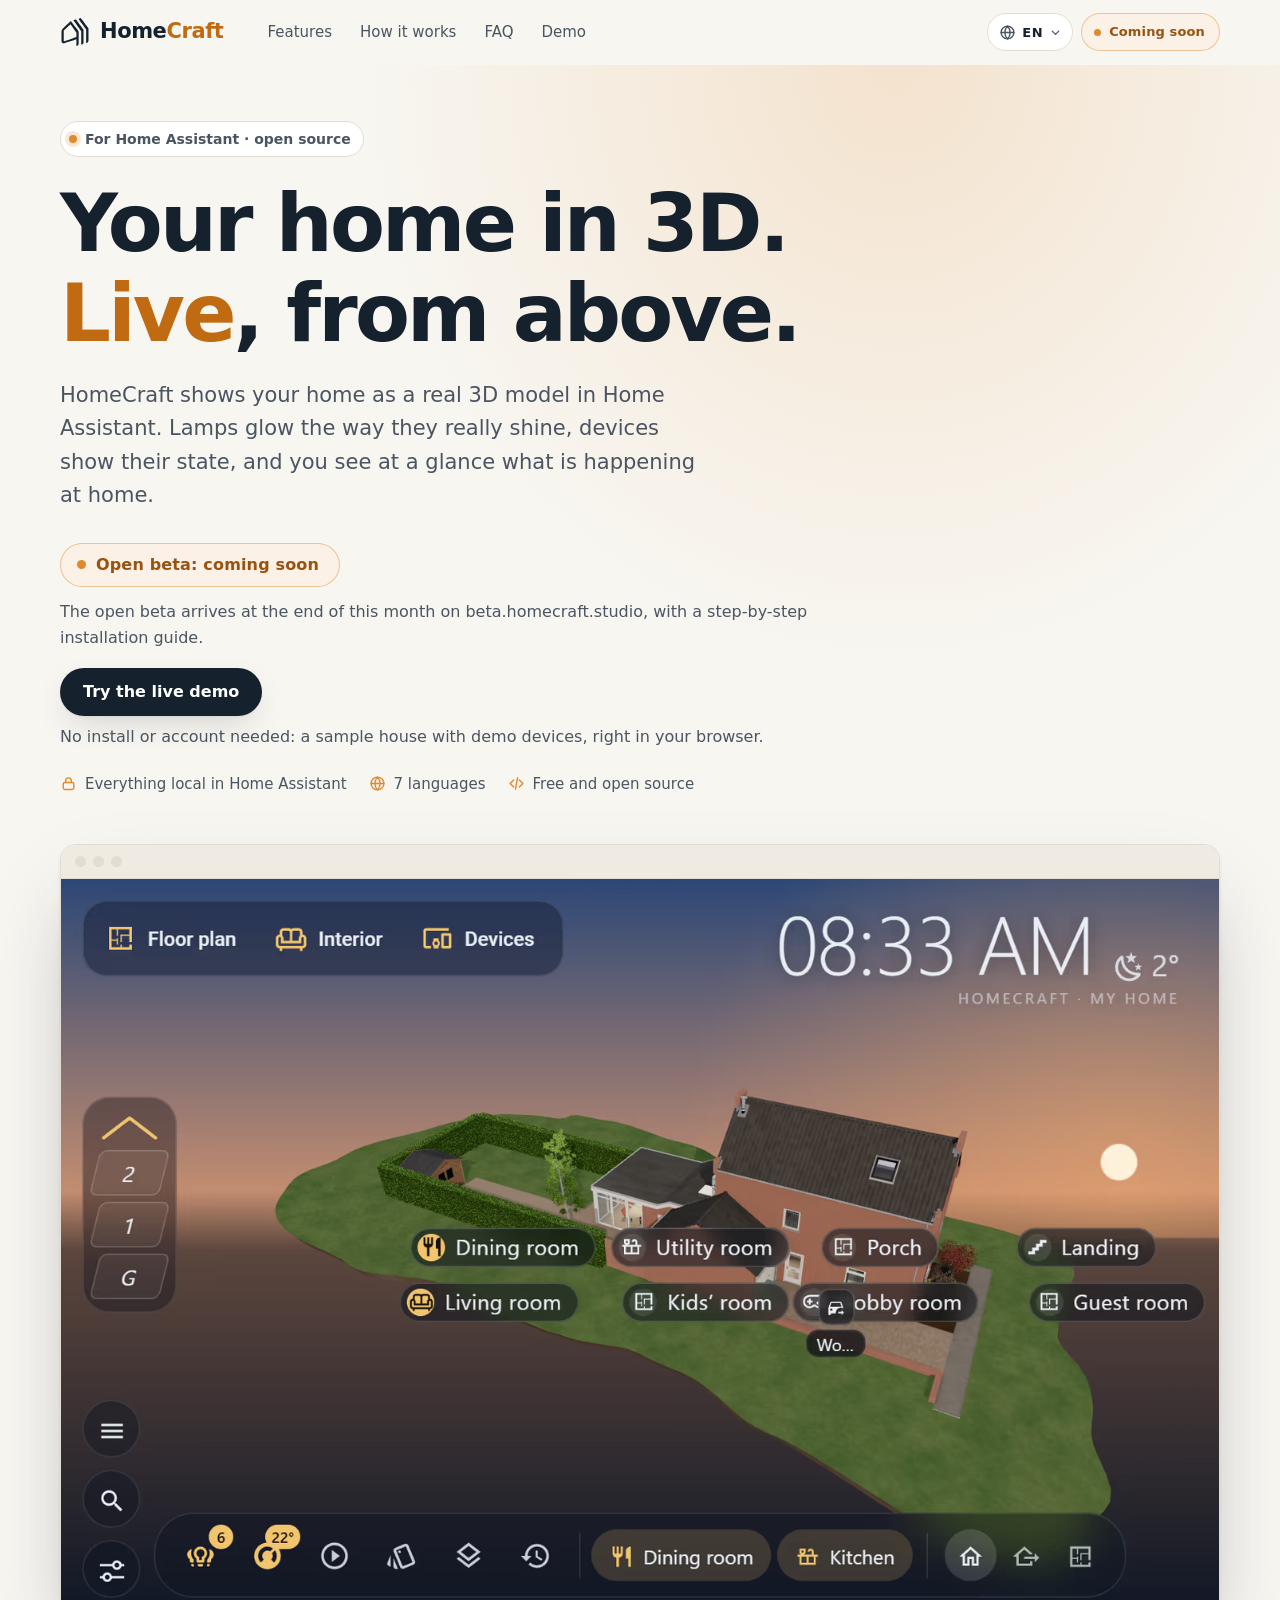
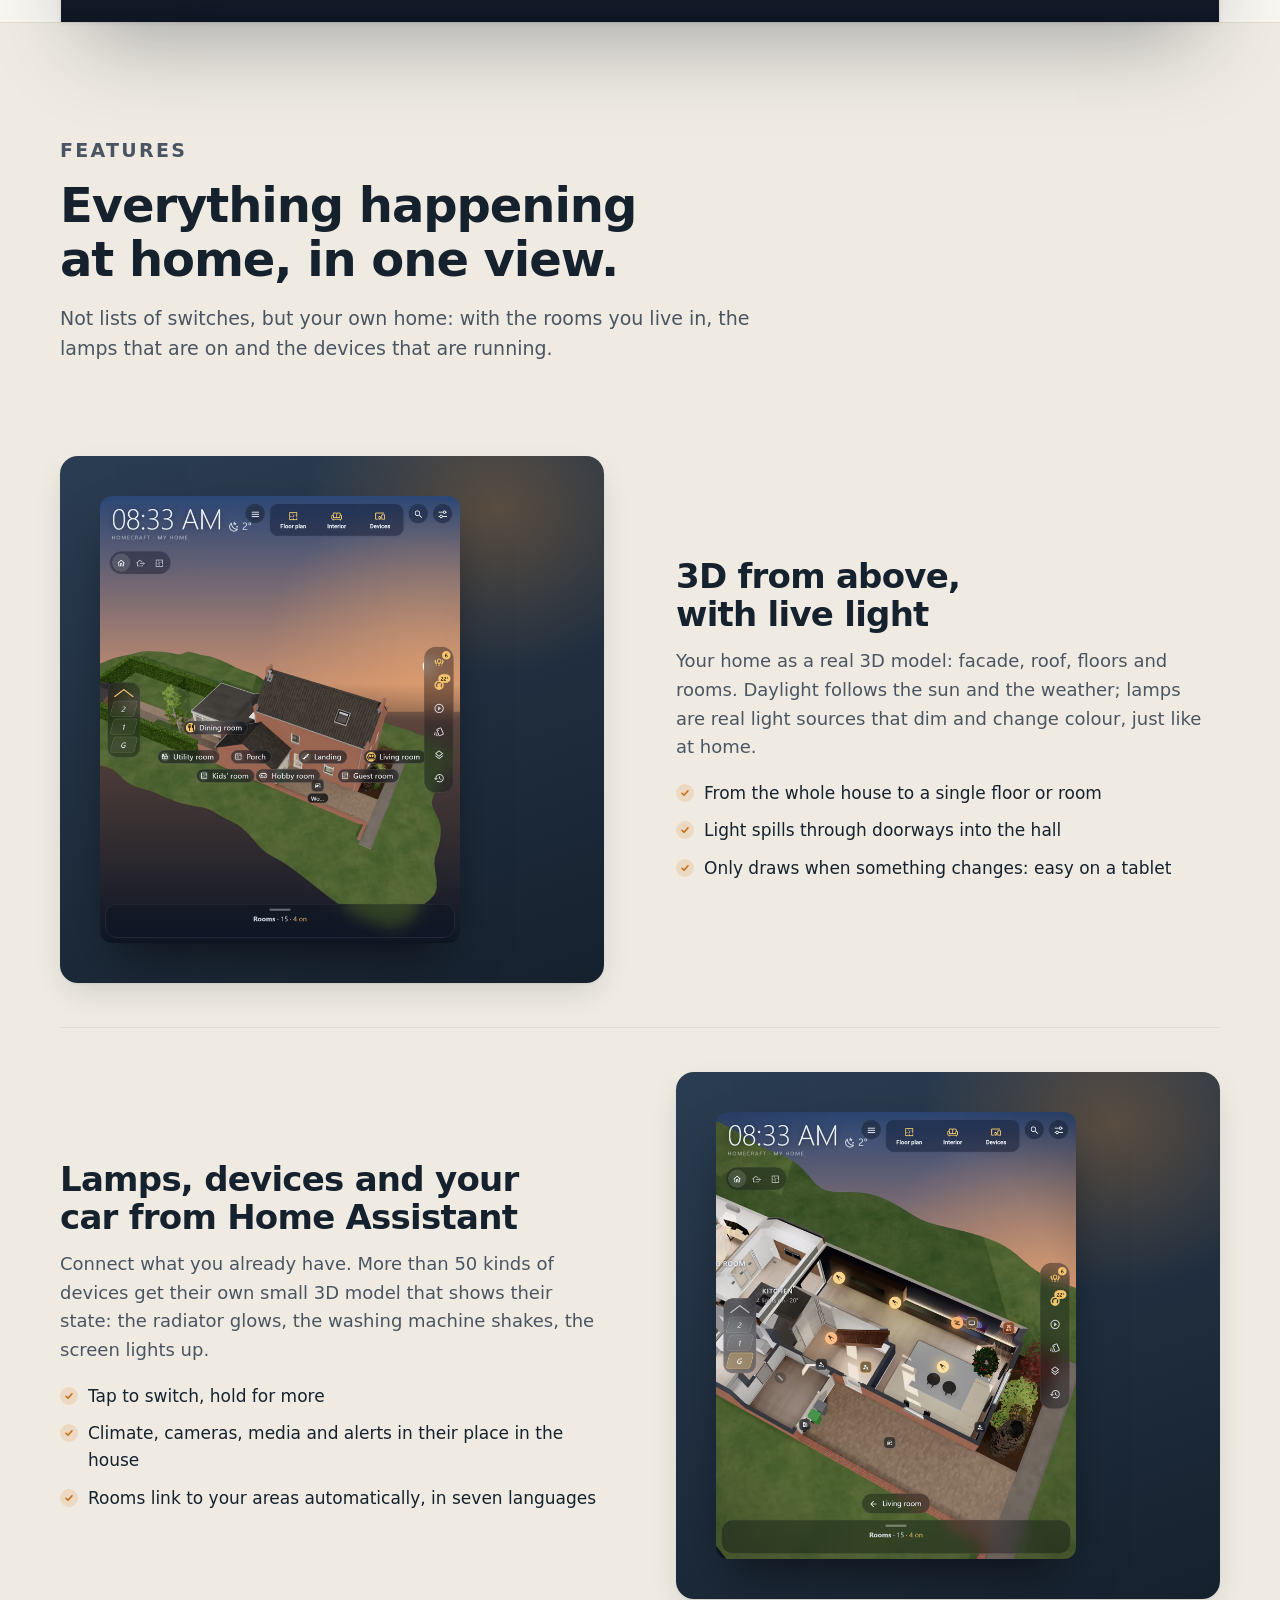
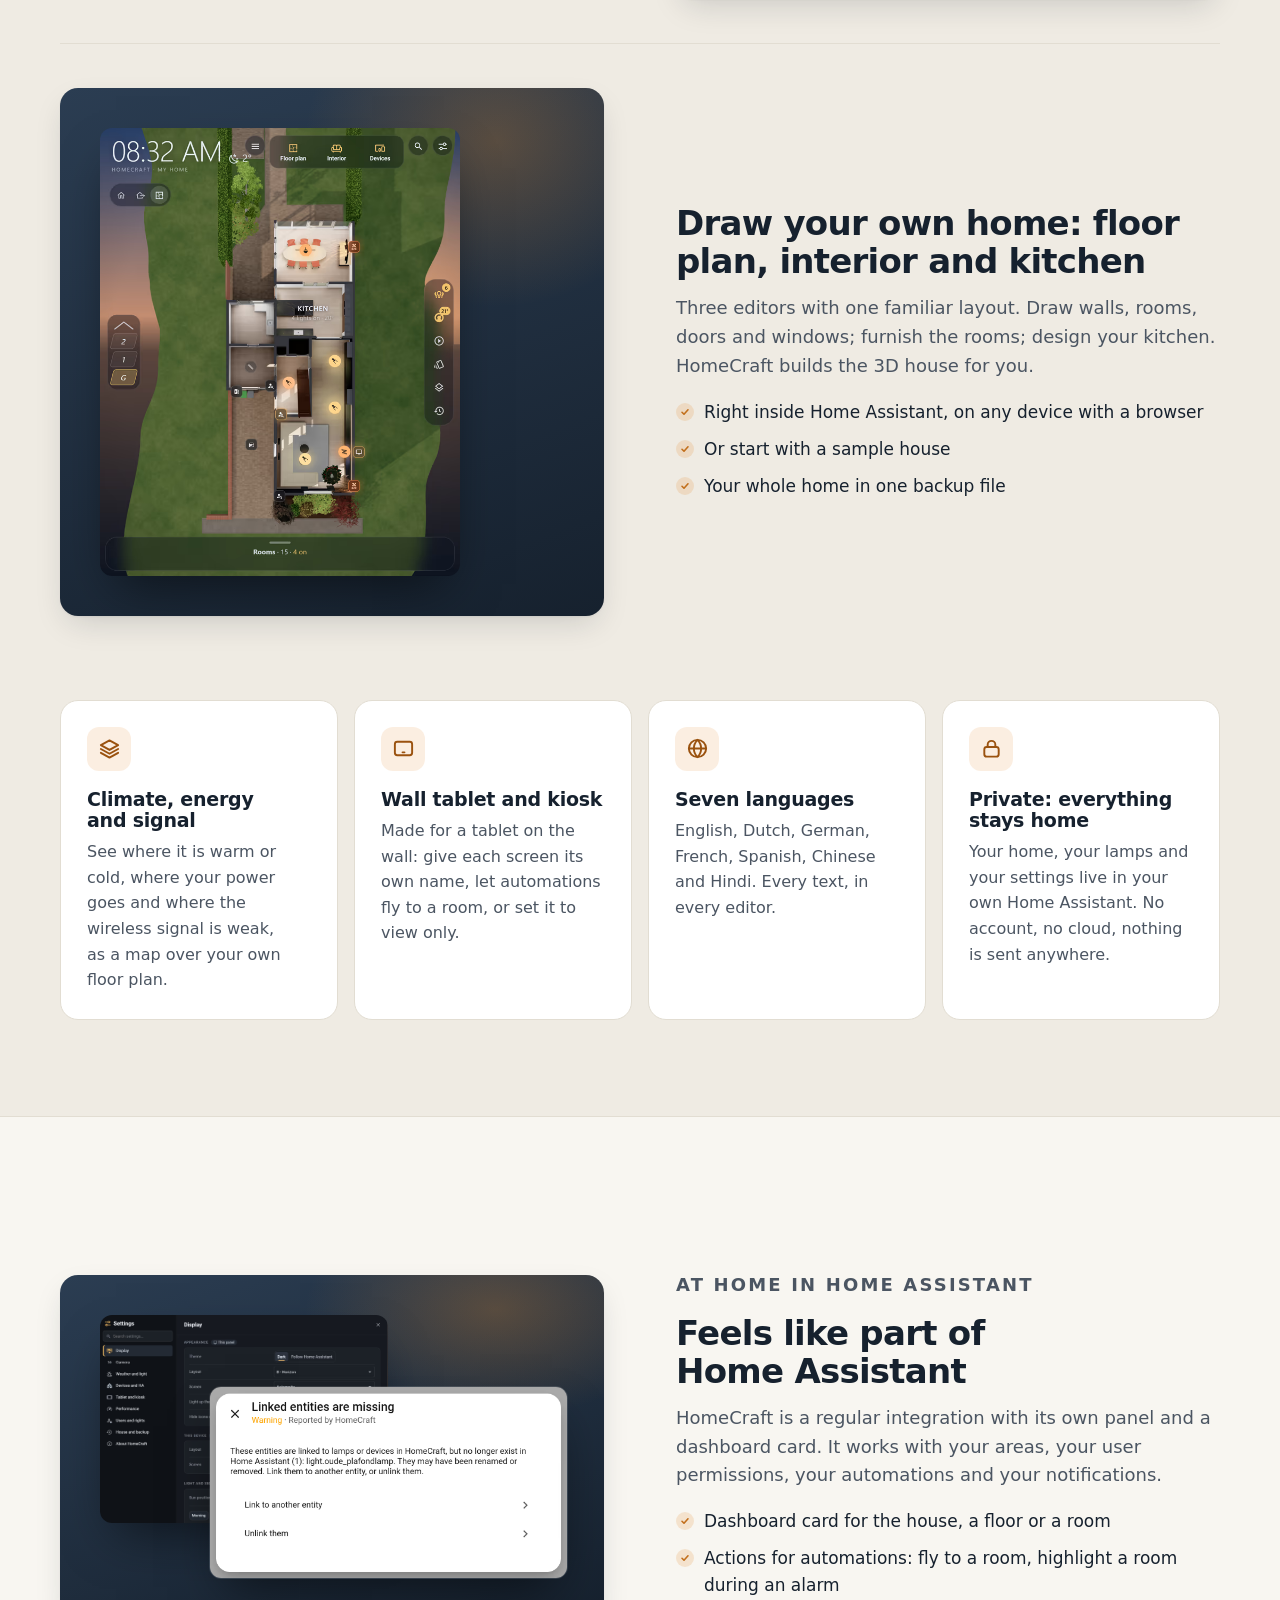
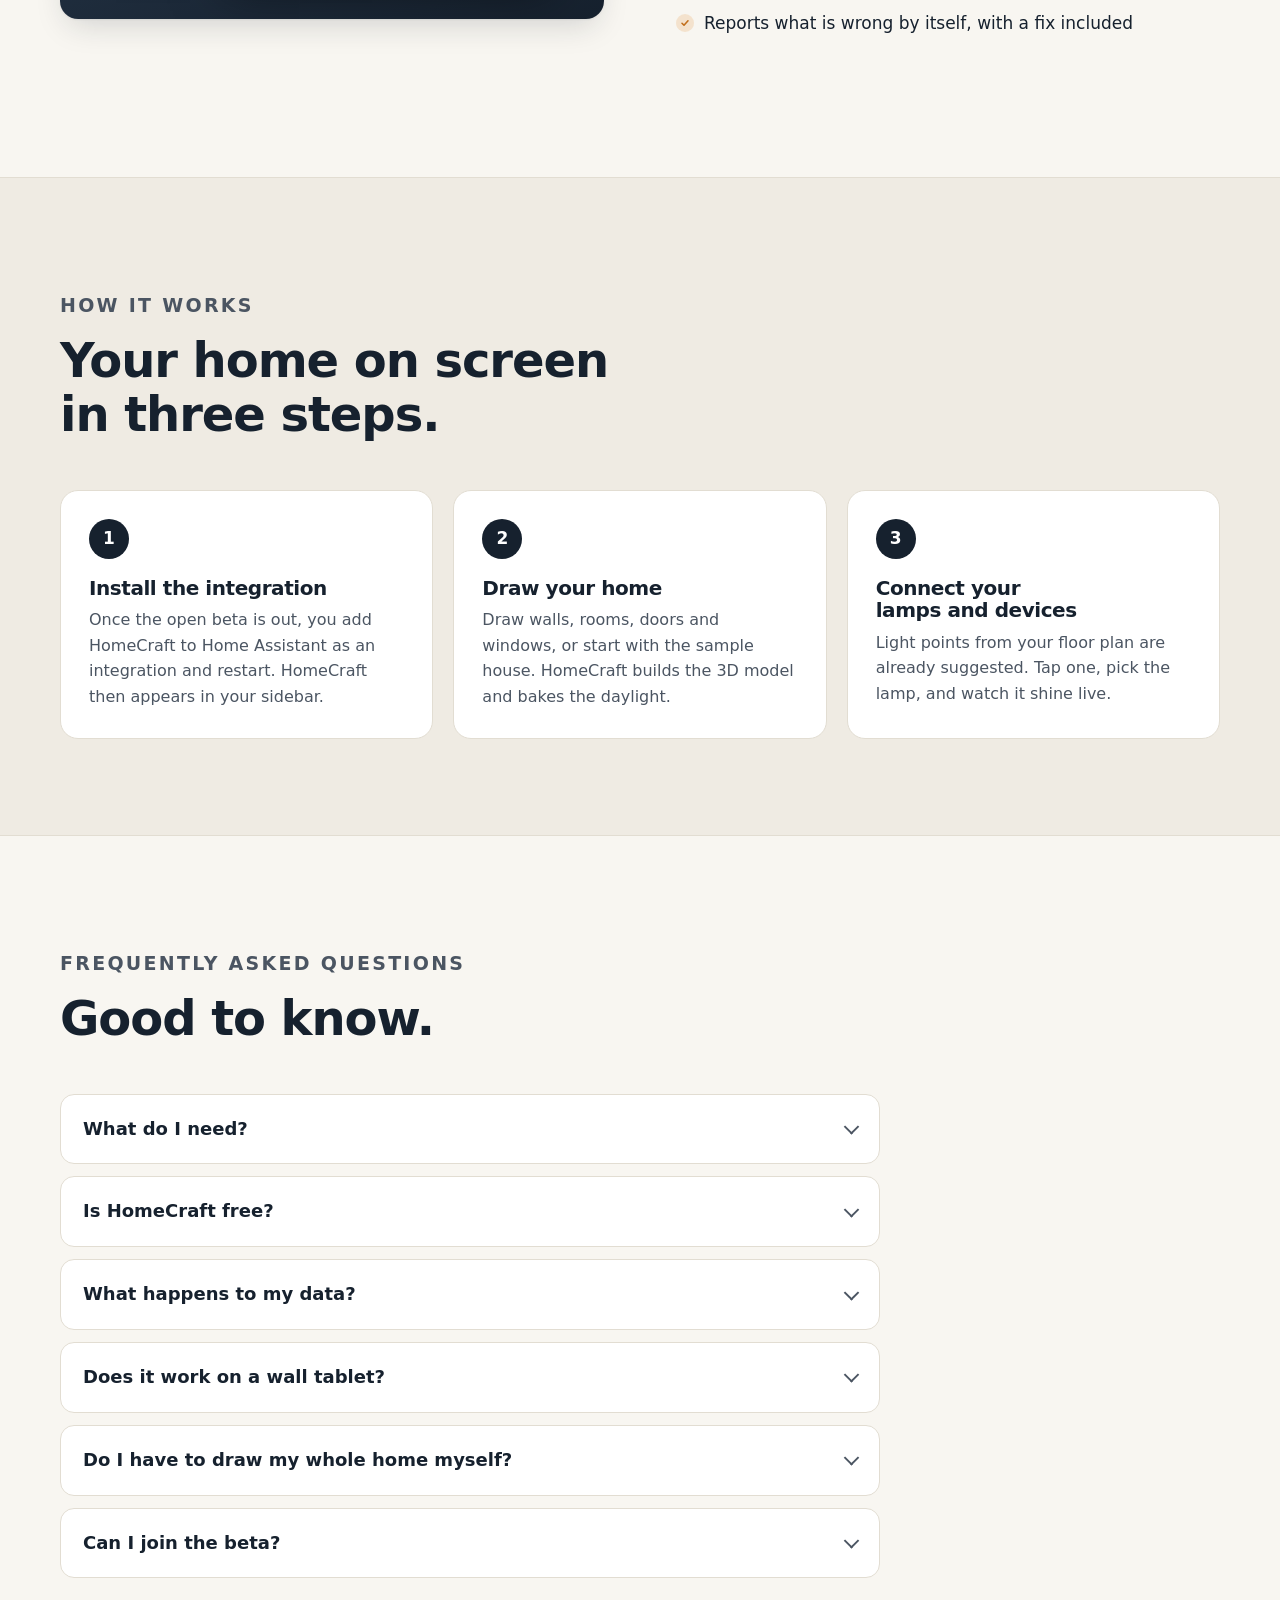
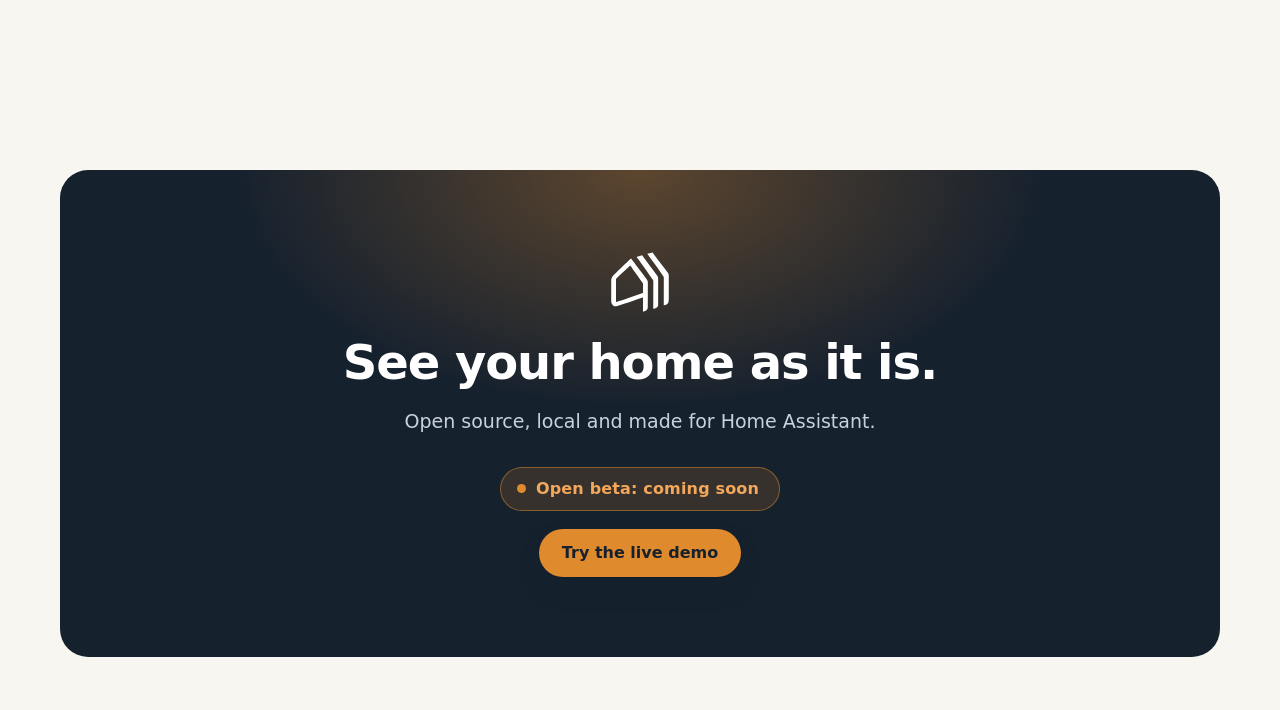
<file: index.html>
<!doctype html>
<html lang="en">
<head>
<meta charset="utf-8">
<meta name="viewport" content="width=device-width, initial-scale=1">
<title data-i18n="meta.titel">HomeCraft — your home in 3D, live in Home Assistant</title>
<meta name="description" data-i18n-content="meta.omschrijving" content="HomeCraft shows your home as a real 3D model from above in Home Assistant, with live lamp light, devices and editors for floor plan, interior and kitchen. Open source and fully local.">
<meta name="theme-color" content="#f8f6f1" media="(prefers-color-scheme: light)">
<meta name="theme-color" content="#0d141c" media="(prefers-color-scheme: dark)">
<link rel="canonical" href="https://homecraft.studio/">
<link rel="alternate" hreflang="en" href="https://homecraft.studio/?lang=en">
<link rel="alternate" hreflang="nl" href="https://homecraft.studio/?lang=nl">
<link rel="alternate" hreflang="de" href="https://homecraft.studio/?lang=de">
<link rel="alternate" hreflang="fr" href="https://homecraft.studio/?lang=fr">
<link rel="alternate" hreflang="es" href="https://homecraft.studio/?lang=es">
<link rel="alternate" hreflang="zh-Hans" href="https://homecraft.studio/?lang=zh">
<link rel="alternate" hreflang="hi" href="https://homecraft.studio/?lang=hi">
<link rel="alternate" hreflang="x-default" href="https://homecraft.studio/">
<link rel="icon" href="/favicon.svg" type="image/svg+xml">
<link rel="icon" href="/favicon-32.png" type="image/png" sizes="32x32">
<link rel="apple-touch-icon" href="/apple-touch-icon.png">
<meta property="og:type" content="website">
<meta property="og:site_name" content="HomeCraft">
<meta property="og:url" content="https://homecraft.studio/">
<meta property="og:title" data-i18n-content="og.titel" content="HomeCraft — your home in 3D, live in Home Assistant">
<meta property="og:description" data-i18n-content="og.omschrijving" content="Your home as a real 3D model from above, with live lamp light and all your devices. Open source and fully local.">
<meta property="og:image" content="https://homecraft.studio/img/en/og.jpg">
<meta property="og:image:width" content="1200">
<meta property="og:image:height" content="630">
<meta property="og:image:alt" data-i18n-content="og.alt" content="HomeCraft: a real house in 3D in Home Assistant">
<meta property="og:locale" content="en_US">
<meta property="og:locale:alternate" content="nl_NL">
<meta property="og:locale:alternate" content="de_DE">
<meta property="og:locale:alternate" content="fr_FR">
<meta property="og:locale:alternate" content="es_ES">
<meta property="og:locale:alternate" content="zh_CN">
<meta property="og:locale:alternate" content="hi_IN">
<meta name="twitter:card" content="summary_large_image">
<meta name="twitter:title" data-i18n-content="og.titel" content="HomeCraft — your home in 3D, live in Home Assistant">
<meta name="twitter:description" data-i18n-content="og.omschrijving" content="Your home as a real 3D model from above, with live lamp light and all your devices. Open source and fully local.">
<meta name="twitter:image" content="https://homecraft.studio/img/en/og.jpg">
<link rel="preload" as="image" href="/img/en/dashboard.avif" type="image/avif" media="(min-width: 641px)" fetchpriority="high">
<link rel="preload" as="image" href="/img/en/dashboard-smal.avif" type="image/avif" media="(max-width: 640px)" fetchpriority="high">
<link rel="stylesheet" href="/style.css">
<script>/* Vroege taalkeuze (zie i18n.js): ?lang=xx, de eerder gekozen taal of de browsertaal; laadt de vertaling al tijdens het opbouwen. */
(function(d){var h=d.documentElement,t=null;h.classList.add('js');try{t=new URLSearchParams(location.search).get('lang')}catch(e){}if(!t){try{t=localStorage.getItem('hc-taal')}catch(e){}}if(!t){try{var L=navigator.languages&&navigator.languages.length?navigator.languages:[navigator.language];for(var i=0;i<L.length;i++){var c=String(L[i]||'').toLowerCase().slice(0,2);if(/^(en|nl|de|fr|es|zh|hi)$/.test(c)){t=c;break}}}catch(e){}}t=String(t||'').toLowerCase().slice(0,2);if(/^(nl|de|fr|es|zh|hi)$/.test(t)){h.lang=t==='zh'?'zh-Hans':t;h.classList.add('hc-vertaal');var s=d.createElement('script');s.src='/i18n/'+t+'.js';s.id='hc-taal-'+t;d.head.appendChild(s);setTimeout(function(){h.classList.remove('hc-vertaal')},3000)}})(document);</script>
</head>
<body>
<svg width="0" height="0" style="position:absolute" aria-hidden="true">
  <symbol id="i-logo" viewBox="153.4 135.3 744.1 744.1"><path fill="currentColor" d="M421.4,234.9c3.7,4.9,7.2,9.5,10.8,14.1c23.9,31.6,47.8,63.2,71.7,94.7c13.8,18.2,27.7,36.4,41.5,54.6 c19.9,26.2,39.6,52.5,59.6,78.7c7.8,10.2,11.8,21.3,11.7,34.3c-0.3,55.2-0.2,110.4-0.3,165.6c-0.1,41.6-0.2,83.1-0.4,124.7 c0,9.8-2.1,18.9-8.1,26.9c-4.4,5.9-9.9,10.2-16.4,13.3c-6.5,3.1-13.2,5.6-19.9,8.3c-1.9,0.7-3.9,1.1-5.9,1.5 c-4.3,0.7-5.8-0.6-5.8-4.9c0-20.8,0-41.7,0.1-62.5c0.1-31.4,0.2-62.9,0.3-94.3c0-1,0-1.9,0-3.3c-1.3,0.4-2.3,0.6-3.2,1 c-41.9,14.5-83.8,29.1-125.8,43.4c-27.2,9.2-54.5,18-81.8,26.9c-29.1,9.5-58.3,18.9-87.4,28.5c-16,5.3-31.3,4.8-45.8-4.2 c-15.2-9.4-23.5-23.3-25-41c-0.6-6.9-0.6-13.8-0.6-20.7c0-54.8,0.1-109.6,0.1-164.4c0-20.3,0.2-40.5-0.2-60.8 c-0.4-24.2,7.9-45.1,24-62.8c11.5-12.6,23.7-24.5,35.8-36.4c16.7-16.4,33.5-32.5,50.5-48.7c27.6-26.2,55.2-52.4,82.9-78.5 c11.1-10.5,22.5-20.6,33.8-30.9C418.9,237.1,420,236.2,421.4,234.9z M412.7,316.6c-1.3,1.1-2.3,2-3.3,2.9 c-27.4,25.3-54.8,50.6-82.2,75.8c-25.4,23.4-50.9,46.7-76.3,70.2c-1.8,1.7-2.9,4.3-3.7,6.7c-0.7,2.3-0.5,4.8-0.5,7.2 c-0.1,74.2-0.1,148.4-0.2,222.5c0,10.2-0.2,20.4-0.1,30.7c0.1,6,2.7,7.9,8.5,6.2c6.6-2,13.1-4.2,19.7-6.4 C302.8,723,331,713.6,359,704c44-15.1,87.8-30.4,131.7-45.8c22.4-7.8,44.7-15.9,67.1-23.8c1.7-0.6,2.7-1.3,2.7-3.4 c0.1-30.9,0.2-61.7,0.5-92.6c0.1-9.2-2.6-17.2-7.8-24.5C541,497,529,480,516.9,463c-14.4-20.2-28.7-40.5-43-60.7 c-13.1-18.5-26.3-36.9-39.5-55.4C427.3,336.9,420.1,326.9,412.7,316.6z M486.9,216c4.3-1.3,8.4-2.5,12.5-3.8c16.1-4.9,32.2-9.7,48.3-14.7c1.9-0.6,3-0.4,4.3,1.4c14.2,19.5,28.4,39,42.7,58.5 c18.5,25.1,37.1,50.1,55.7,75c16.6,22.2,33.2,44.4,49.8,66.6C709,411,717.8,423,726.6,435c6.5,9,9.9,19.1,9.9,30.3 c0,78.8,0,157.5,0,236.3c0,23.4-0.2,46.7,0.1,70.1c0.2,18.6-8.7,30.8-25.6,37.5c-8.4,3.3-17,6.3-25.5,9.2c-5,1.7-6.2,0.7-6.1-4.5 c0.3-98.5,0.6-197.1,0.9-295.6c0-6.3,0-12.7-0.1-19c-0.1-5.1-1.2-9.8-4.2-14.1c-19-27.5-37.8-55-56.9-82.4 c-19.4-27.8-39-55.4-58.6-83c-15.9-22.4-31.8-44.8-47.7-67.1c-8-11.2-16-22.3-24-33.5C488.3,218.2,487.7,217.3,486.9,216z M802.5,779.8c-0.3-2.5-0.7-4.7-0.7-6.9c0-59.6,0.1-119.2,0.2-178.8c0.1-45.3,0.2-90.5,0.3-135.8c0-5.7-1.1-11.3-4.3-16.2 c-6.5-9.8-13-19.6-19.8-29.2c-26.3-36.9-52.6-73.9-79.1-110.7c-22.9-31.7-46.1-63.3-69.1-94.9c-6.2-8.6-12.5-17.2-18.7-25.7 c-0.3-0.5-0.6-0.9-1.1-1.7c8.5-2.5,16.8-5,25.1-7.4c10.6-3.1,21.3-6.2,31.9-9.4c1.9-0.6,3-0.2,4.1,1.4c8.4,11.4,16.7,22.7,25.2,34 c28.8,38.1,57.7,76.2,86.5,114.3c22.2,29.4,44.4,58.7,66.5,88.1c7.2,9.6,10.7,20.4,10.7,32.4c0,66.8,0,133.6,0,200.4 c0,23.1,0.4,46.2-0.1,69.2c-0.2,11.1-1.4,22.4-3.3,33.4c-2.9,16.7-12.5,28.6-28.7,34.8c-6.9,2.6-13.9,5.1-20.9,7.5 C805.8,779.2,804.3,779.4,802.5,779.8z"/></symbol>
  <symbol id="i-code" viewBox="0 0 24 24" fill="none" stroke="currentColor" stroke-width="2" stroke-linecap="round" stroke-linejoin="round"><path d="M8 7l-5 5 5 5M16 7l5 5-5 5M13.5 4l-3 16"/></symbol>
  <symbol id="i-slot" viewBox="0 0 24 24" fill="none" stroke="currentColor" stroke-width="2" stroke-linecap="round" stroke-linejoin="round"><rect x="4.5" y="10.5" width="15" height="10" rx="2.5"/><path d="M8 10.5V8a4 4 0 0 1 8 0v2.5"/></symbol>
  <symbol id="i-pijl" viewBox="0 0 24 24" fill="none" stroke="currentColor" stroke-width="2" stroke-linecap="round" stroke-linejoin="round"><path d="M5 12h14M13 6l6 6-6 6"/></symbol>
  <symbol id="i-thuis" viewBox="0 0 24 24" fill="none" stroke="currentColor" stroke-width="2" stroke-linecap="round" stroke-linejoin="round"><path d="M3.5 11 12 4l8.5 7M6 9.5V20h12V9.5"/></symbol>
  <symbol id="i-talen" viewBox="0 0 24 24" fill="none" stroke="currentColor" stroke-width="2" stroke-linecap="round" stroke-linejoin="round"><circle cx="12" cy="12" r="9"/><path d="M3 12h18M12 3c2.5 2.6 3.8 5.6 3.8 9s-1.3 6.4-3.8 9c-2.5-2.6-3.8-5.6-3.8-9S9.5 5.6 12 3z"/></symbol>
  <symbol id="i-kaart" viewBox="0 0 24 24" fill="none" stroke="currentColor" stroke-width="2" stroke-linecap="round" stroke-linejoin="round"><path d="M12 3.5 3 8.5l9 5 9-5-9-5z"/><path d="M3 12.5l9 5 9-5M3 16.5l9 5 9-5"/></symbol>
  <symbol id="i-omlaag" viewBox="0 0 24 24" fill="none" stroke="currentColor" stroke-width="2.4" stroke-linecap="round" stroke-linejoin="round"><path d="M6 9.5l6 6 6-6"/></symbol>
  <symbol id="i-tablet" viewBox="0 0 24 24" fill="none" stroke="currentColor" stroke-width="2" stroke-linecap="round" stroke-linejoin="round"><rect x="3" y="5" width="18" height="14" rx="2.5"/><path d="M11 16h2"/></symbol>
</svg>
<a class="skip" href="#inhoud" data-i18n="skip">Skip to content</a>

<header class="kop">
  <div class="wrap">
    <a class="merk" href="/" aria-label="HomeCraft, back to top" data-i18n-aria="merk.aria"><svg aria-hidden="true"><use href="#i-logo"/></svg><span>Home<b>Craft</b></span></a>
    <nav class="nav" aria-label="Main menu" data-i18n-aria="nav.aria">
      <a href="#functies" data-i18n="nav.functies">Features</a>
      <a href="#hoe" data-i18n="nav.hoe">How it works</a>
      <a href="#vragen" data-i18n="nav.vragen">FAQ</a>
      <a href="https://demo.homecraft.studio/" data-i18n="nav.demo">Demo</a>
    </nav>
    <div class="kop-rechts">
      <div class="taal" data-taalkiezer>
        <button type="button" class="taal-knop" aria-expanded="false" aria-controls="taal-lijst" aria-label="Language: English"><svg aria-hidden="true"><use href="#i-talen"/></svg><span class="taal-code" aria-hidden="true">EN</span><svg class="taal-pijl" aria-hidden="true"><use href="#i-omlaag"/></svg></button>
        <ul class="taal-lijst" id="taal-lijst" hidden>
          <li><a href="?lang=en" data-taal="en" lang="en" hreflang="en" aria-current="true">English</a></li>
          <li><a href="?lang=nl" data-taal="nl" lang="nl" hreflang="nl">Nederlands</a></li>
          <li><a href="?lang=de" data-taal="de" lang="de" hreflang="de">Deutsch</a></li>
          <li><a href="?lang=fr" data-taal="fr" lang="fr" hreflang="fr">Français</a></li>
          <li><a href="?lang=es" data-taal="es" lang="es" hreflang="es">Español</a></li>
          <li><a href="?lang=zh" data-taal="zh" lang="zh-Hans" hreflang="zh-Hans">中文</a></li>
          <li><a href="?lang=hi" data-taal="hi" lang="hi" hreflang="hi">हिन्दी</a></li>
        </ul>
      </div>
      <p class="binnenkort binnenkort-klein"><span class="stip" aria-hidden="true"></span><span data-i18n="status.kort">Coming soon</span></p>
    </div>
  </div>
</header>

<main id="inhoud">
  <div class="hero">
    <div class="wrap">
      <div class="hero-tekst">
        <span class="label"><i aria-hidden="true"></i><span data-i18n="hero.label">For Home Assistant · open source</span></span>
        <h1 data-i18n-html="hero.titel">Your home in 3D. <em>Live</em>, from above.</h1>
        <p class="lead" data-i18n="hero.lead">HomeCraft shows your home as a real 3D model in Home Assistant. Lamps glow the way they really shine, devices show their state, and you see at a glance what is happening at home.</p>
        <div class="status">
          <p class="binnenkort"><span class="stip" aria-hidden="true"></span><span data-i18n="status.binnenkort">Open beta: coming soon</span></p>
          <p class="status-tekst" data-i18n="status.tekst">The open beta arrives at the end of this month on beta.homecraft.studio, with a step-by-step installation guide.</p>
        </div>
        <div class="demo-blok">
          <a class="knop knop-vol" href="https://demo.homecraft.studio/" data-i18n="demo.knop">Try the live demo</a>
          <p class="status-tekst" data-i18n="demo.tekst">No install or account needed: a sample house with demo devices, right in your browser.</p>
        </div>
        <ul class="feiten">
          <li><svg aria-hidden="true"><use href="#i-slot"/></svg><span data-i18n="feit.lokaal">Everything local in Home Assistant</span></li>
          <li><svg aria-hidden="true"><use href="#i-talen"/></svg><span data-i18n="feit.talen">7 languages</span></li>
          <li><svg aria-hidden="true"><use href="#i-code"/></svg><span data-i18n="feit.gratis">Free and open source</span></li>
        </ul>
      </div>
      <div class="venster">
        <div class="venster-balk" aria-hidden="true"><i></i><i></i><i></i></div>
        <picture>
          <source media="(max-width: 640px)" srcset="/img/en/dashboard-smal.avif" type="image/avif" width="726" height="466">
          <source media="(max-width: 640px)" srcset="/img/en/dashboard-smal.webp" type="image/webp" width="726" height="466">
          <source srcset="/img/en/dashboard.avif" type="image/avif">
          <img src="/img/en/dashboard.webp" width="1400" height="640" fetchpriority="high" alt="The HomeCraft panel in Home Assistant: a real house in 3D at dusk, with garden, driveway and a label for each room." data-i18n-alt="alt.dashboard">
        </picture>
      </div>
    </div>
  </div>

  <section id="functies" class="band">
    <div class="wrap">
      <div class="sectie-kop opkomen">
        <p class="oog" data-i18n="func.oog">Features</p>
        <h2 data-i18n="func.titel">Everything happening at home, in one view.</h2>
        <p data-i18n="func.lead">Not lists of switches, but your own home: with the rooms you live in, the lamps that are on and the devices that are running.</p>
      </div>

      <div class="functies">
        <article class="functie opkomen">
          <div class="functie-beeld">
            <picture><source srcset="/img/en/huis.avif" type="image/avif"><img src="/img/en/huis.webp" width="338" height="420" loading="lazy" alt="A house in 3D seen from above at an angle, with labels for dining room, living room, utility room and the rooms upstairs." data-i18n-alt="alt.huis"></picture>
          </div>
          <div>
            <h3 data-i18n="f1.titel">3D from above, with live light</h3>
            <p data-i18n="f1.tekst">Your home as a real 3D model: facade, roof, floors and rooms. Daylight follows the sun and the weather; lamps are real light sources that dim and change colour, just like at home.</p>
            <ul>
              <li data-i18n="f1.p1">From the whole house to a single floor or room</li>
              <li data-i18n="f1.p2">Light spills through doorways into the hall</li>
              <li data-i18n="f1.p3">Only draws when something changes: easy on a tablet</li>
            </ul>
          </div>
        </article>

        <article class="functie opkomen">
          <div class="functie-beeld">
            <picture><source srcset="/img/en/kamer.avif" type="image/avif"><img src="/img/en/kamer.webp" width="337" height="420" loading="lazy" alt="The living room and kitchen up close in 3D, with furniture, lamps that are on and the driveway next to it." data-i18n-alt="alt.kamer"></picture>
          </div>
          <div>
            <h3 data-i18n="f2.titel">Lamps, devices and your car from Home Assistant</h3>
            <p data-i18n="f2.tekst">Connect what you already have. More than 50 kinds of devices get their own small 3D model that shows their state: the radiator glows, the washing machine shakes, the screen lights up.</p>
            <ul>
              <li data-i18n="f2.p1">Tap to switch, hold for more</li>
              <li data-i18n="f2.p2">Climate, cameras, media and alerts in their place in the house</li>
              <li data-i18n="f2.p3">Rooms link to your areas automatically, in seven languages</li>
            </ul>
          </div>
        </article>

        <article class="functie opkomen">
          <div class="functie-beeld">
            <picture><source srcset="/img/en/verdieping.avif" type="image/avif"><img src="/img/en/verdieping.webp" width="337" height="420" loading="lazy" alt="The ground floor seen straight from above: dining table, kitchen, stairs and living room, with the lamps that are on." data-i18n-alt="alt.verdieping"></picture>
          </div>
          <div>
            <h3 data-i18n="f3.titel">Draw your own home: floor plan, interior and kitchen</h3>
            <p data-i18n="f3.tekst">Three editors with one familiar layout. Draw walls, rooms, doors and windows; furnish the rooms; design your kitchen. HomeCraft builds the 3D house for you.</p>
            <ul>
              <li data-i18n="f3.p1">Right inside Home Assistant, on any device with a browser</li>
              <li data-i18n="f3.p2">Or start with a sample house</li>
              <li data-i18n="f3.p3">Your whole home in one backup file</li>
            </ul>
          </div>
        </article>
      </div>

      <div class="raster">
        <div class="kaart opkomen">
          <div class="ico"><svg aria-hidden="true"><use href="#i-kaart"/></svg></div>
          <h3 data-i18n="k1.titel">Climate, energy and signal</h3>
          <p data-i18n="k1.tekst">See where it is warm or cold, where your power goes and where the wireless signal is weak, as a map over your own floor plan.</p>
        </div>
        <div class="kaart opkomen">
          <div class="ico"><svg aria-hidden="true"><use href="#i-tablet"/></svg></div>
          <h3 data-i18n="k2.titel">Wall tablet and kiosk</h3>
          <p data-i18n="k2.tekst">Made for a tablet on the wall: give each screen its own name, let automations fly to a room, or set it to view only.</p>
        </div>
        <div class="kaart opkomen">
          <div class="ico"><svg aria-hidden="true"><use href="#i-talen"/></svg></div>
          <h3 data-i18n="k3.titel">Seven languages</h3>
          <p data-i18n="k3.tekst">English, Dutch, German, French, Spanish, Chinese and Hindi. Every text, in every editor.</p>
        </div>
        <div class="kaart opkomen">
          <div class="ico"><svg aria-hidden="true"><use href="#i-slot"/></svg></div>
          <h3 data-i18n="k4.titel">Private: everything stays home</h3>
          <p data-i18n="k4.tekst">Your home, your lamps and your settings live in your own Home Assistant. No account, no cloud, nothing is sent anywhere.</p>
        </div>
      </div>
    </div>
  </section>

  <section id="thuis">
    <div class="wrap">
      <article class="functie opkomen">
        <div class="functie-beeld laag">
          <picture><source srcset="/img/en/instellingen.avif" type="image/avif"><img src="/img/en/instellingen.webp" width="700" height="506" loading="lazy" class="achter" alt="HomeCraft settings: display, camera, weather and light, devices, tablet and kiosk, users and permissions, house and backup." data-i18n-alt="alt.instellingen"></picture>
          <picture><source srcset="/img/en/reparatie.avif" type="image/avif"><img src="/img/en/reparatie.webp" width="600" height="320" loading="lazy" class="voor" alt="A HomeCraft repair notice in Home Assistant about linked entities that no longer exist." data-i18n-alt="alt.reparatie"></picture>
        </div>
        <div>
          <p class="oog" data-i18n="thuis.oog">At home in Home Assistant</p>
          <h3 data-i18n="thuis.titel">Feels like part of Home Assistant</h3>
          <p data-i18n="thuis.tekst">HomeCraft is a regular integration with its own panel and a dashboard card. It works with your areas, your user permissions, your automations and your notifications.</p>
          <ul>
            <li data-i18n="thuis.p1">Dashboard card for the house, a floor or a room</li>
            <li data-i18n="thuis.p2">Actions for automations: fly to a room, highlight a room during an alarm</li>
            <li data-i18n="thuis.p3">Reports what is wrong by itself, with a fix included</li>
          </ul>
        </div>
      </article>
    </div>
  </section>

  <section id="hoe" class="band">
    <div class="wrap">
      <div class="sectie-kop opkomen">
        <p class="oog" data-i18n="hoe.oog">How it works</p>
        <h2 data-i18n="hoe.titel">Your home on screen in three steps.</h2>
      </div>
      <ol class="stappen">
        <li class="opkomen">
          <h3 data-i18n="s1.titel">Install the integration</h3>
          <p data-i18n="s1.tekst">Once the open beta is out, you add HomeCraft to Home Assistant as an integration and restart. HomeCraft then appears in your sidebar.</p>
        </li>
        <li class="opkomen">
          <h3 data-i18n="s2.titel">Draw your home</h3>
          <p data-i18n="s2.tekst">Draw walls, rooms, doors and windows, or start with the sample house. HomeCraft builds the 3D model and bakes the daylight.</p>
        </li>
        <li class="opkomen">
          <h3 data-i18n="s3.titel">Connect your lamps and devices</h3>
          <p data-i18n="s3.tekst">Light points from your floor plan are already suggested. Tap one, pick the lamp, and watch it shine live.</p>
        </li>
      </ol>
    </div>
  </section>

  <section id="vragen">
    <div class="wrap">
      <div class="sectie-kop opkomen">
        <p class="oog" data-i18n="faq.oog">Frequently asked questions</p>
        <h2 data-i18n="faq.titel">Good to know.</h2>
      </div>
      <div class="faq">
        <details>
          <summary data-i18n="q1.v">What do I need?</summary>
          <div class="antw">
            <ul>
              <li data-i18n-html="q1.a1">Home Assistant <strong>2024.7</strong> or newer.</li>
              <li data-i18n-html="q1.a2">A recent browser with <strong>WebGL2</strong>. All common browsers from recent years support it, on desktop, tablet and phone.</li>
              <li data-i18n="q1.a3">Your own lamps and devices in Home Assistant, if you want to connect them. Without them you can still draw and look around.</li>
            </ul>
          </div>
        </details>
        <details>
          <summary data-i18n="q2.v">Is HomeCraft free?</summary>
          <div class="antw">
            <p data-i18n="q2.a1">Yes. HomeCraft is free and open source: the code is free software under the GPL-3.0. The building core that turns your floor plan into a 3D house is a closed module with its own licence, and it is also free to use and redistribute.</p>
          </div>
        </details>
        <details>
          <summary data-i18n="q3.v">What happens to my data?</summary>
          <div class="antw">
            <p data-i18n="q3.a1">Nothing outside your home. Everything is stored locally in your own Home Assistant: your house, lamps, devices and settings. HomeCraft has no account and no cloud, and sends nothing.</p>
            <p data-i18n="q3.a2">This website uses no cookies and no external fonts either. It only keeps an anonymous visitor count, without any personal data.</p>
          </div>
        </details>
        <details>
          <summary data-i18n="q4.v">Does it work on a wall tablet?</summary>
          <div class="antw">
            <p data-i18n="q4.a1">That is what HomeCraft was made for. A few tips:</p>
            <ul>
              <li data-i18n="q4.a2">Put the browser or a kiosk app in full screen and keep the screen on.</li>
              <li data-i18n-html="q4.a3">Give each screen its own name under <em>Settings › Panel ID of this screen</em>, so automations can target exactly that screen.</li>
              <li data-i18n-html="q4.a4">Leave <em>Power-saving drawing</em> on: at rest HomeCraft draws nothing, so the tablet stays cool. Weaker tablets automatically get a lighter quality.</li>
              <li data-i18n="q4.a5">Set a shared screen in the hall to view only, so nobody changes anything by accident.</li>
            </ul>
          </div>
        </details>
        <details>
          <summary data-i18n="q5.v">Do I have to draw my whole home myself?</summary>
          <div class="antw">
            <p data-i18n="q5.a1">You draw the floor plan yourself in HomeCraft, with walls, rooms, doors and windows. You do not need any other program for that. Want to look around first? Start with the sample house.</p>
          </div>
        </details>
        <details>
          <summary data-i18n="q6.v">Can I join the beta?</summary>
          <div class="antw">
            <p data-i18n="q6.a1">Yes. It will be an open beta, so everyone can join. It arrives at the end of this month on beta.homecraft.studio, with a step-by-step installation guide.</p>
          </div>
        </details>
      </div>
    </div>
  </section>

  <section class="slot">
    <div class="wrap">
      <div class="slot-vlak opkomen">
        <svg class="groot" aria-hidden="true"><use href="#i-logo"/></svg>
        <h2 data-i18n="slot.titel">See your home as it is.</h2>
        <p data-i18n="slot.tekst">Open source, local and made for Home Assistant.</p>
        <div class="status">
          <p class="binnenkort"><span class="stip" aria-hidden="true"></span><span data-i18n="status.binnenkort">Open beta: coming soon</span></p>
        </div>
        <a class="knop knop-vol" href="https://demo.homecraft.studio/" data-i18n="demo.knop">Try the live demo</a>
      </div>
    </div>
  </section>
</main>

<footer class="voet">
  <div class="wrap">
    <div>
      <p data-i18n="voet.tekst">HomeCraft is an independent project and not affiliated with Home Assistant. Code under GPL-3.0; the building core is a closed module with its own licence.</p>
      <p class="voet-privacy" data-i18n="voet.privacy">Anonymous visitor count without cookies.</p>
    </div>
    <nav aria-label="Footer" data-i18n-aria="voet.aria">
      <a href="https://beta.homecraft.studio/">Beta</a>
    </nav>
  </div>
</footer>
<script src="/i18n.js"></script>
<script src="/site.js"></script>
<script src="/teller.js" defer></script>
</body>
</html>
</file>
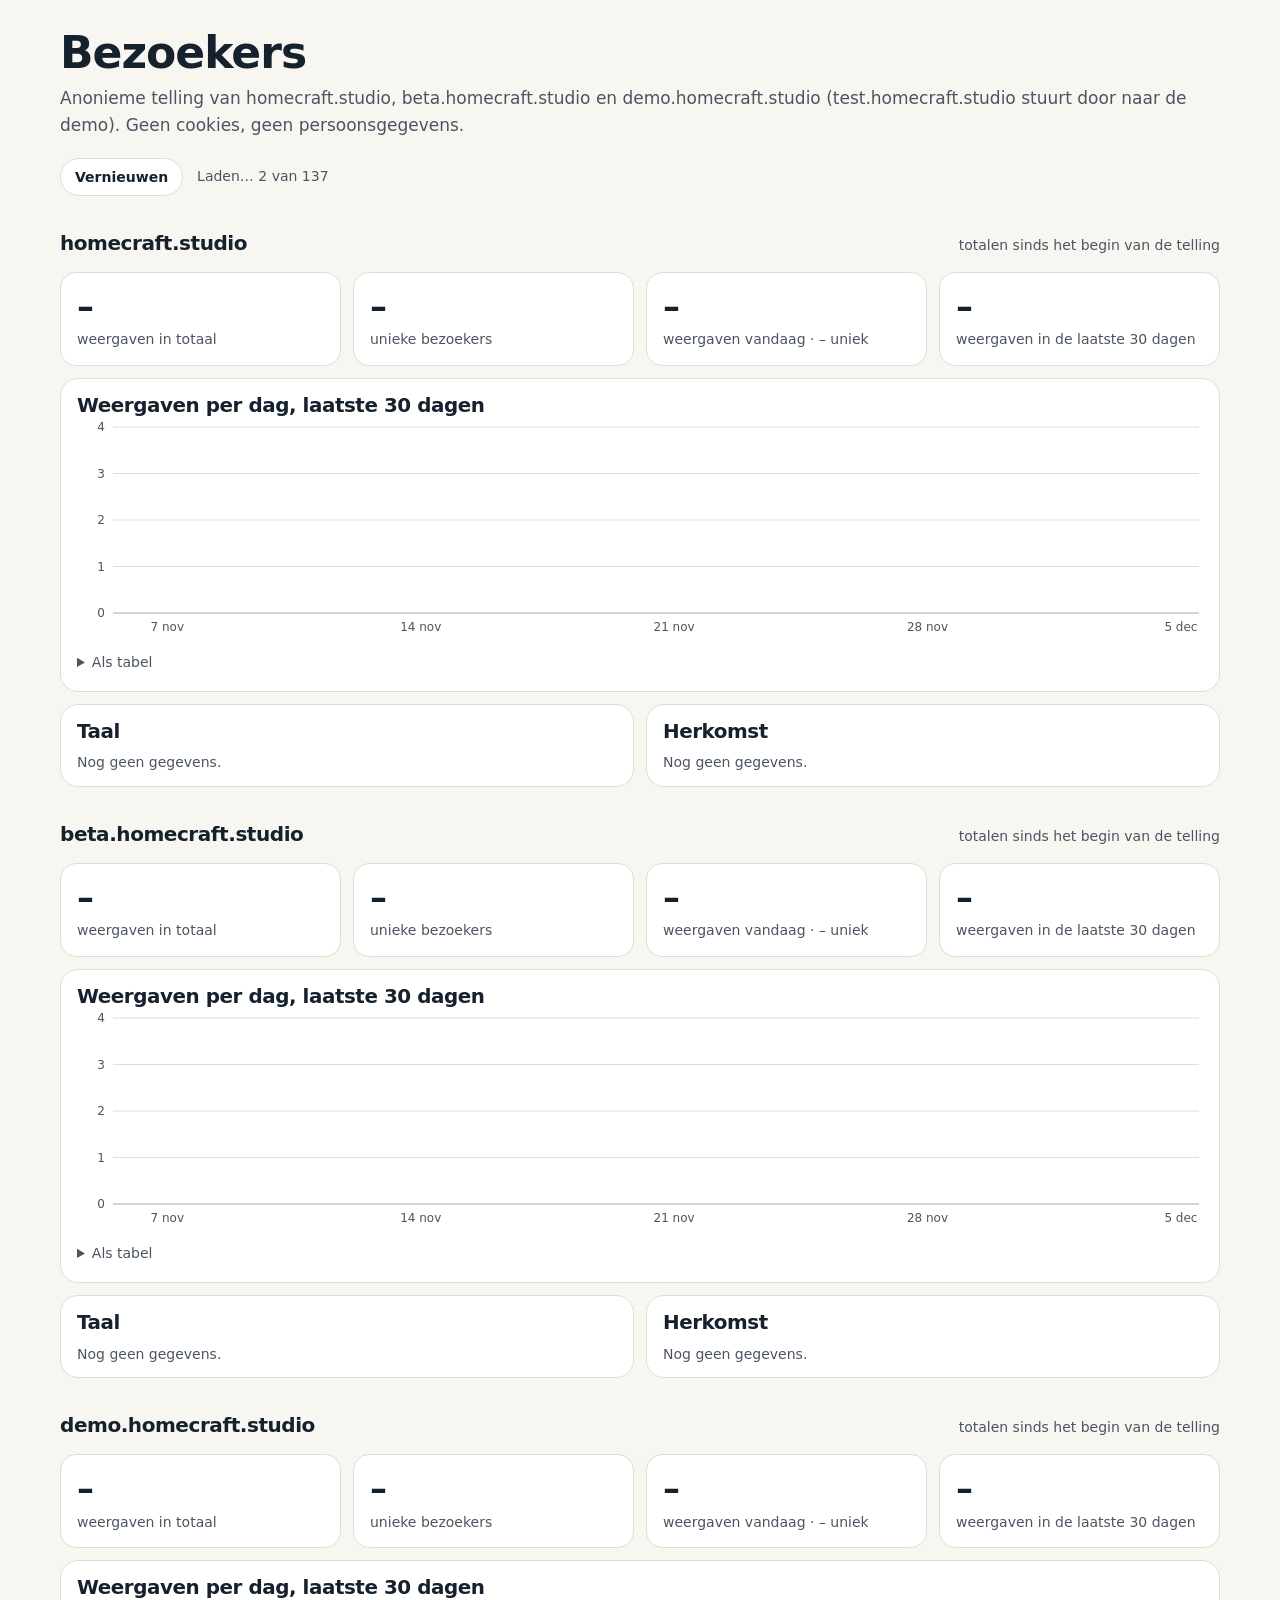
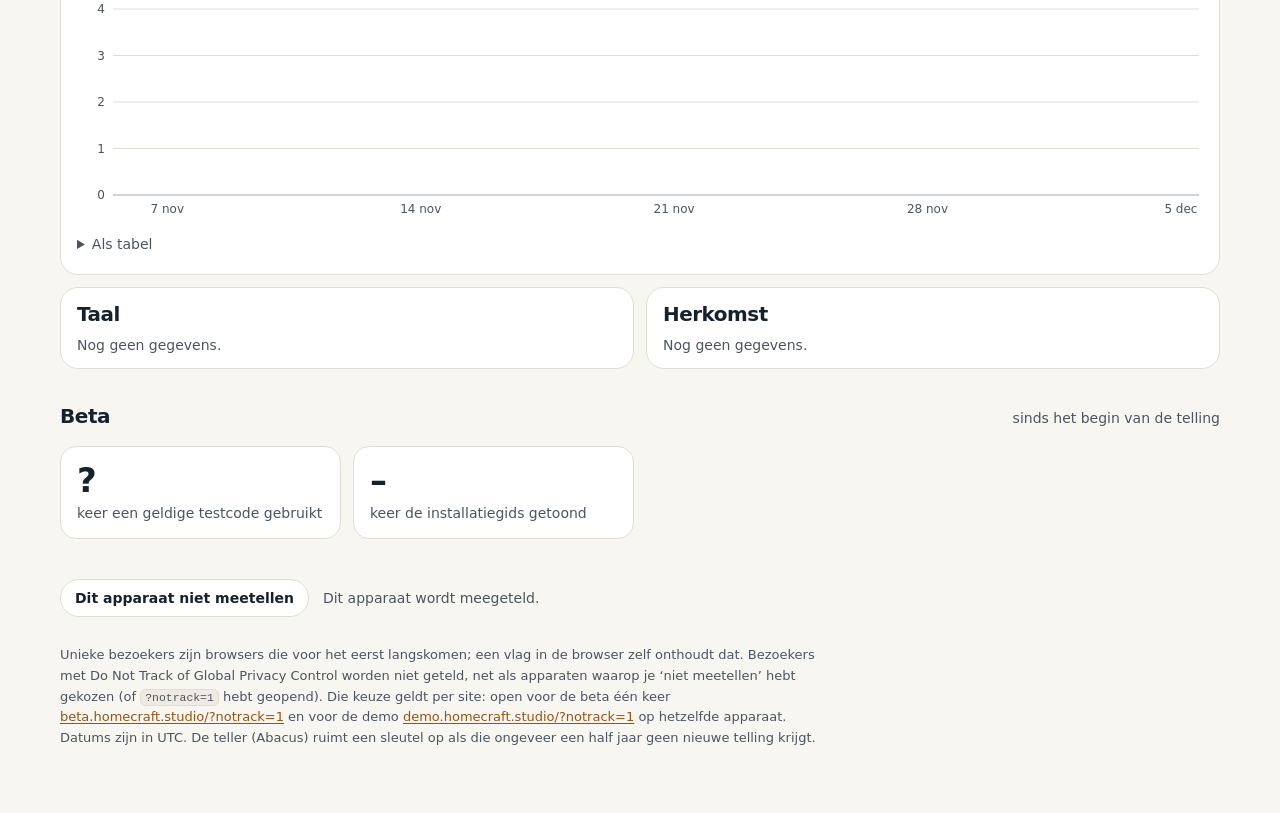
<file: stats/index.html>
<!doctype html>
<html lang="nl">
<head>
<meta charset="utf-8">
<meta name="viewport" content="width=device-width, initial-scale=1">
<title>Bezoekers — HomeCraft</title>
<meta name="robots" content="noindex, nofollow">
<meta name="referrer" content="no-referrer">
<meta name="theme-color" content="#f8f6f1" media="(prefers-color-scheme: light)">
<meta name="theme-color" content="#0d141c" media="(prefers-color-scheme: dark)">
<link rel="icon" href="/favicon.svg" type="image/svg+xml">
<link rel="stylesheet" href="/style.css">
<style>
  /* Statistiekpagina: alleen voor de eigenaar, nergens gelinkt en niet in de sitemap. */
  .st { padding: 28px 0 64px; }
  .st h1 { font-size: clamp(30px, 5vw, 44px); font-weight: 750; }
  .st h2 { font-size: 20px; font-weight: 680; margin-bottom: 4px; }
  .st-sub { color: var(--zacht); margin: 8px 0 0; }
  .st-balk { display: flex; flex-wrap: wrap; align-items: center; gap: 10px 14px; margin: 18px 0 28px; color: var(--zacht); font-size: 14px; }
  .st-balk button, .st-uit button { appearance: none; font: 600 14px/1 var(--font); min-height: 38px; padding: 0 14px; border-radius: 999px; border: 1px solid var(--lijn); background: var(--vlak); color: var(--tekst); cursor: pointer; }
  .st-balk button:hover, .st-uit button:hover { border-color: var(--zacht); }
  .st-test { background: color-mix(in srgb, var(--oranje) 14%, var(--vlak)); border: 1px solid color-mix(in srgb, var(--oranje) 45%, transparent); color: var(--accent-tekst); border-radius: 12px; padding: 10px 14px; font-size: 14px; margin-top: 16px; }
  .st section, .st-sectie { padding: 0; }
  .st-sectie { margin-top: 36px; }
  .st-kop { display: flex; flex-wrap: wrap; align-items: baseline; justify-content: space-between; gap: 4px 12px; margin-bottom: 14px; }
  .st-kop small { color: var(--zacht); font-size: 14px; }
  .tegels { display: grid; grid-template-columns: repeat(2, minmax(0, 1fr)); gap: 12px; }
  @media (min-width: 760px) { .tegels { grid-template-columns: repeat(4, minmax(0, 1fr)); } }
  .tegel { background: var(--vlak); border: 1px solid var(--lijn); border-radius: 16px; padding: 14px 16px; }
  .tegel .w { font-size: clamp(26px, 4vw, 34px); font-weight: 720; letter-spacing: -.02em; line-height: 1.15; font-variant-numeric: tabular-nums; }
  .tegel .n { color: var(--zacht); font-size: 14px; margin-top: 2px; }
  .kaartje { background: var(--vlak); border: 1px solid var(--lijn); border-radius: 18px; padding: 16px 16px 12px; }
  .grafiek { position: relative; }
  .grafiek svg { display: block; width: 100%; height: 220px; overflow: visible; }
  .grafiek .as { fill: var(--zacht); font: 12px/1 var(--font); font-variant-numeric: tabular-nums; }
  .grafiek .rooster { stroke: var(--lijn); stroke-width: 1; }
  .grafiek .basis { stroke: var(--zacht); stroke-width: 1; opacity: .5; }
  .grafiek .staaf { fill: var(--oranje-groot); }
  .grafiek .vang { fill: transparent; cursor: default; outline: none; }
  .grafiek .vang:focus-visible + .staaf, .grafiek .actief { fill: var(--accent-tekst); }
  .tip { position: absolute; pointer-events: none; background: var(--tekst); color: var(--bg); border-radius: 10px; padding: 8px 10px; font-size: 13px; line-height: 1.4; white-space: nowrap; transform: translate(-50%, calc(-100% - 10px)); box-shadow: var(--schaduw); z-index: 2; }
  .tip[hidden] { display: none; }
  .tip b { font-variant-numeric: tabular-nums; }
  details.tabel { margin-top: 8px; font-size: 14px; }
  details.tabel summary { cursor: pointer; color: var(--zacht); padding: 6px 0; }
  details.tabel table { width: 100%; border-collapse: collapse; font-variant-numeric: tabular-nums; }
  details.tabel th, details.tabel td { text-align: left; padding: 4px 8px 4px 0; border-bottom: 1px solid var(--lijn); }
  details.tabel td + td, details.tabel th + th { text-align: right; }
  .verdeling { display: grid; gap: 12px; }
  @media (min-width: 760px) { .verdeling { grid-template-columns: repeat(2, minmax(0, 1fr)); } }
  .lijst { list-style: none; margin: 8px 0 0; padding: 0; display: grid; gap: 8px; }
  .lijst li { display: grid; grid-template-columns: 7.5em 1fr auto; align-items: center; gap: 10px; font-size: 14px; }
  .lijst .b { height: 10px; border-radius: 0 4px 4px 0; background: var(--oranje-groot); }
  .lijst .s { background: var(--bg-2); border-radius: 0 4px 4px 0; }
  .lijst .g { font-variant-numeric: tabular-nums; color: var(--tekst); text-align: right; min-width: 6.5em; }
  .lijst .g span { color: var(--zacht); }
  .leeg { color: var(--zacht); font-size: 14px; margin: 8px 0 0; }
  .st-uit { margin-top: 40px; display: flex; flex-wrap: wrap; align-items: center; gap: 10px 14px; }
  .st-uit p { margin: 0; color: var(--zacht); font-size: 14px; }
  .st-noot { color: var(--zacht); font-size: 13px; margin-top: 28px; max-width: 760px; }
</style>
</head>
<body>
<main class="st">
  <div class="wrap">
    <h1>Bezoekers</h1>
    <p class="st-sub">Anonieme telling van homecraft.studio, beta.homecraft.studio en demo.homecraft.studio (test.homecraft.studio stuurt door naar de demo). Geen cookies, geen persoonsgegevens.</p>
    <div class="st-test" id="testmelding" hidden></div>
    <div class="st-balk">
      <button type="button" id="vernieuw">Vernieuwen</button>
      <span id="status" role="status" aria-live="polite">Laden…</span>
    </div>

    <div id="inhoud"></div>

    <section class="st-sectie" aria-labelledby="h-beta">
      <div class="st-kop"><h2 id="h-beta">Beta</h2><small>sinds het begin van de telling</small></div>
      <div class="tegels">
        <div class="tegel"><div class="w" id="beta-code">–</div><div class="n">keer een geldige testcode gebruikt</div></div>
        <div class="tegel"><div class="w" id="beta-gids">–</div><div class="n">keer de installatiegids getoond</div></div>
      </div>
    </section>

    <div class="st-uit">
      <button type="button" id="notrack">Dit apparaat niet meetellen</button>
      <p id="notrack-staat"></p>
    </div>

    <p class="st-noot">Unieke bezoekers zijn browsers die voor het eerst langskomen; een vlag in de browser zelf onthoudt dat. Bezoekers met Do Not Track of Global Privacy Control worden niet geteld, net als apparaten waarop je ‘niet meetellen’ hebt gekozen (of <code>?notrack=1</code> hebt geopend). Die keuze geldt per site: open voor de beta één keer <a href="https://beta.homecraft.studio/?notrack=1">beta.homecraft.studio/?notrack=1</a> en voor de demo <a href="https://demo.homecraft.studio/?notrack=1">demo.homecraft.studio/?notrack=1</a> op hetzelfde apparaat. Datums zijn in UTC. De teller (Abacus) ruimt een sleutel op als die ongeveer een half jaar geen nieuwe telling krijgt.</p>
  </div>
</main>
<script src="/stats/stats.js"></script>
</body>
</html>
</file>
<file: style.css>
/* HomeCraft — homecraft.studio. Eén stylesheet, geen frameworks. */
:root {
  color-scheme: light dark;
  --inkt: #16212e;
  --oranje: #e08a2e;
  --bg: #f8f6f1;
  --bg-2: #efebe3;
  --vlak: #ffffff;
  --tekst: #16212e;
  --zacht: #4b5562;
  --lijn: #e2ddd2;
  --accent-tekst: #9a520f;
  --oranje-groot: #c06a12;
  --knop: #16212e;
  --knop-tekst: #ffffff;
  --schaduw: 0 1px 2px rgb(22 33 46 / .06), 0 12px 32px -8px rgb(22 33 46 / .18);
  --schaduw-groot: 0 2px 4px rgb(22 33 46 / .06), 0 40px 80px -24px rgb(22 33 46 / .35);
  --gloed: radial-gradient(60% 55% at 70% 0%, rgb(224 138 46 / .18), transparent 70%);
  --r: 18px;
  --max: 1160px;
  --rand: 16px;
  --font: ui-sans-serif, system-ui, -apple-system, "Segoe UI", Roboto, "Helvetica Neue", Arial, sans-serif;
  --mono: ui-monospace, "Cascadia Mono", "SF Mono", Menlo, Consolas, monospace;
}
@media (prefers-color-scheme: dark) {
  :root {
    --bg: #0d141c;
    --bg-2: #121b25;
    --vlak: #16212e;
    --tekst: #eef1f4;
    --zacht: #a7b2be;
    --lijn: #263445;
    --accent-tekst: #f2a75a;
    --oranje-groot: #e08a2e;
    --knop: #e08a2e;
    --knop-tekst: #16212e;
    --schaduw: 0 1px 2px rgb(0 0 0 / .3), 0 12px 32px -8px rgb(0 0 0 / .5);
    --schaduw-groot: 0 2px 4px rgb(0 0 0 / .3), 0 40px 90px -24px rgb(0 0 0 / .7);
    --gloed: radial-gradient(60% 55% at 70% 0%, rgb(224 138 46 / .16), transparent 70%);
  }
}
@media (min-width: 720px) { :root { --rand: 32px; } }

*, *::before, *::after { box-sizing: border-box; }
html { -webkit-text-size-adjust: 100%; scroll-behavior: smooth; scroll-padding-top: 84px; }
@media (prefers-reduced-motion: reduce) { html { scroll-behavior: auto; } *, *::before, *::after { transition: none !important; animation: none !important; } }
body {
  margin: 0; background: var(--bg); color: var(--tekst);
  font: 400 17px/1.6 var(--font); text-rendering: optimizeLegibility;
  -webkit-font-smoothing: antialiased; overflow-x: hidden;
}
img { display: block; max-width: 100%; height: auto; }
a { color: inherit; }
p a, li a, dd a, .faq a { color: var(--accent-tekst); text-underline-offset: .18em; }
code { font: .88em/1.4 var(--mono); background: var(--bg-2); border: 1px solid var(--lijn); border-radius: 6px; padding: .1em .35em; overflow-wrap: anywhere; }
h1, h2, h3 { line-height: 1.12; letter-spacing: -.022em; margin: 0; text-wrap: balance; }
p { margin: 0; text-wrap: pretty; }
:focus-visible { outline: 3px solid var(--oranje); outline-offset: 3px; border-radius: 6px; }
.skip { position: absolute; left: 12px; top: -60px; z-index: 50; background: var(--knop); color: var(--knop-tekst); padding: 10px 14px; border-radius: 10px; text-decoration: none; font-weight: 600; }
.skip:focus { top: 12px; }
.wrap { width: 100%; max-width: calc(var(--max) + 2 * var(--rand)); margin-inline: auto; padding-inline: var(--rand); }
.sr { position: absolute; width: 1px; height: 1px; overflow: hidden; clip: rect(0 0 0 0); white-space: nowrap; }

/* Kop */
.kop { position: sticky; top: 0; z-index: 20; background: color-mix(in srgb, var(--bg) 82%, transparent); backdrop-filter: saturate(1.4) blur(14px); -webkit-backdrop-filter: saturate(1.4) blur(14px); border-bottom: 1px solid transparent; transition: border-color .2s; }
.kop.gescrold { border-bottom-color: var(--lijn); }
.kop .wrap { display: flex; align-items: center; gap: 12px; height: 64px; }
.merk { display: inline-flex; align-items: center; gap: 10px; text-decoration: none; font-weight: 650; font-size: 21px; letter-spacing: -.02em; color: var(--tekst); flex: none; }
.merk svg { width: 30px; height: 30px; color: var(--tekst); }
.merk b { color: var(--oranje-groot); font-weight: inherit; }
.nav { display: none; gap: 4px; margin-left: 20px; }
.nav a { text-decoration: none; color: var(--zacht); font-size: 15px; font-weight: 500; padding: 8px 12px; border-radius: 10px; }
.nav a:hover { color: var(--tekst); background: var(--bg-2); }
@media (min-width: 860px) { .nav { display: flex; } }
.kop-rechts { margin-left: auto; display: flex; align-items: center; gap: 8px; }
/* Taalkiezer: knop met de huidige taalcode, opent een lijst met de talen in hun eigen naam */
.taal { position: relative; }
.taal-knop { appearance: none; display: inline-flex; align-items: center; gap: 6px; min-height: 38px; padding: 0 10px 0 11px; border: 1px solid var(--lijn); border-radius: 999px; background: var(--vlak); color: var(--tekst); font: 600 13px/1 var(--font); letter-spacing: .04em; cursor: pointer; }
.taal-knop:hover { border-color: var(--zacht); }
.taal-knop svg { width: 17px; height: 17px; flex: none; color: var(--zacht); }
.taal-knop .taal-pijl { width: 13px; height: 13px; transition: transform .15s; }
.taal-knop[aria-expanded="true"] .taal-pijl { transform: rotate(180deg); }
.taal-code { min-width: 2ch; text-align: center; font-family: ui-sans-serif, system-ui, -apple-system, "Segoe UI", Roboto, Arial, sans-serif; }
.taal-lijst { position: absolute; right: 0; top: calc(100% + 8px); z-index: 30; min-width: 176px; max-width: calc(100vw - 32px); margin: 0; padding: 6px; list-style: none; background: var(--vlak); border: 1px solid var(--lijn); border-radius: 14px; box-shadow: var(--schaduw); }
.taal-lijst[hidden] { display: none; }
.taal-lijst a { display: flex; align-items: center; justify-content: space-between; gap: 12px; min-height: 40px; padding: 0 12px; border-radius: 9px; color: var(--tekst); text-decoration: none; font-size: 15px; font-weight: 500; font-family: var(--font); line-height: 1.3; }
.taal-lijst a:hover, .taal-lijst a:focus-visible { background: var(--bg-2); }
.taal-lijst a[aria-current="true"] { font-weight: 650; }
.taal-lijst a[aria-current="true"]::after { content: ""; width: 8px; height: 8px; border-radius: 50%; background: var(--oranje); flex: none; }
/* Even verbergen terwijl een vertaling laadt (het vroege script haalt dit na hooguit 3 s weg) */
.hc-vertaal body { visibility: hidden; }

/* Chinees en Hindi: systeemlettertypen met de juiste tekens, geen negatieve letterafstand en meer regelruimte */
:lang(zh) { --font: system-ui, -apple-system, "PingFang SC", "Microsoft YaHei", "Microsoft YaHei UI", "Noto Sans CJK SC", "Noto Sans SC", "Source Han Sans SC", "WenQuanYi Micro Hei", sans-serif; }
:lang(hi) { --font: system-ui, -apple-system, "Nirmala UI", "Kohinoor Devanagari", "Noto Sans Devanagari", "Mangal", "Lohit Devanagari", sans-serif; }
html:lang(zh) body, html:lang(hi) body { font-family: var(--font); }
html:lang(zh) body { line-break: strict; }
html:lang(hi) body { line-height: 1.75; }
html:lang(zh) :is(h1, h2, h3, .oog), html:lang(hi) :is(h1, h2, h3, .oog) { letter-spacing: normal !important; }
html:lang(zh) :is(h1, h2, h3) { line-height: 1.3; word-break: keep-all; overflow-wrap: anywhere; }
html:lang(hi) :is(h1, h2, h3) { line-height: 1.4; }
html:lang(zh) .hero h1, html:lang(hi) .hero h1 { font-size: clamp(36px, 6.4vw, 68px); }
html:lang(hi) .oog { font-size: 14px; }

/* Knoppen */
.knop { display: inline-flex; align-items: center; justify-content: center; gap: 9px; min-height: 48px; padding: 0 22px; border-radius: 999px; font: 600 16px/1 var(--font); text-decoration: none; border: 1px solid transparent; cursor: pointer; transition: transform .15s ease, background-color .15s, box-shadow .15s; white-space: nowrap; }
.knop svg { width: 19px; height: 19px; flex: none; }
.knop:hover { transform: translateY(-1px); }
.knop-vol { background: var(--knop); color: var(--knop-tekst); box-shadow: var(--schaduw); }
.knop-rand { background: var(--vlak); color: var(--tekst); border-color: var(--lijn); }
.knop-rand:hover { border-color: var(--zacht); }
.knop-klein { min-height: 38px; padding: 0 14px; font-size: 14px; }
@media (max-width: 480px) { .knop { white-space: normal; text-align: center; line-height: 1.25; padding-block: 10px; max-width: 100%; } }
.kop .knop-klein span { display: none; }
@media (min-width: 520px) { .kop .knop-klein span { display: inline; } }

/* Hero */
.hero { position: relative; padding: 56px 0 0; background: var(--gloed); }
.hero-tekst { max-width: 820px; }
.label { display: inline-flex; align-items: center; gap: 8px; font-size: 14px; font-weight: 600; color: var(--zacht); border: 1px solid var(--lijn); background: var(--vlak); border-radius: 999px; padding: 6px 12px 6px 8px; }
.label i { width: 8px; height: 8px; border-radius: 50%; background: var(--oranje); box-shadow: 0 0 0 4px rgb(224 138 46 / .2); }
.hero h1 { font-size: clamp(40px, 7.4vw, 80px); font-weight: 750; margin-top: 22px; letter-spacing: -.035em; }
.hero h1 em { font-style: normal; color: var(--oranje-groot); }
.hero .lead { font-size: clamp(18px, 2.2vw, 21px); color: var(--zacht); margin-top: 20px; max-width: 640px; }
.acties { display: flex; flex-wrap: wrap; gap: 12px; margin-top: 30px; }
/* Status "Coming soon": geen knop, geen link; een rustige pil met een zacht pulserende stip */
.status { display: flex; flex-wrap: wrap; align-items: center; gap: 12px 16px; margin-top: 30px; }
.binnenkort { display: inline-flex; align-items: center; gap: 10px; margin: 0; min-height: 44px; padding: 0 20px 0 16px; border-radius: 999px; border: 1px solid color-mix(in srgb, var(--oranje) 45%, transparent); background: color-mix(in srgb, var(--oranje) 12%, var(--vlak)); color: var(--accent-tekst); font: 700 16px/1.2 var(--font); letter-spacing: .01em; white-space: nowrap; }
.binnenkort .stip { width: 9px; height: 9px; border-radius: 50%; background: var(--oranje); box-shadow: 0 0 0 0 rgb(224 138 46 / .5); animation: stip 2.4s ease-out infinite; flex: none; }
@keyframes stip { 0% { box-shadow: 0 0 0 0 rgb(224 138 46 / .45); } 70%, 100% { box-shadow: 0 0 0 9px rgb(224 138 46 / 0); } }
.status-tekst { margin: 0; color: var(--zacht); font-size: 16px; }
.slot .status { justify-content: center; }
.slot .binnenkort { margin: 0; font-size: 16px; background: rgb(224 138 46 / .16); color: #f2a75a; border-color: rgb(224 138 46 / .5); }
.binnenkort-klein { min-height: 38px; padding: 0 14px 0 12px; font-size: 13px; gap: 8px; }
.binnenkort-klein .stip { width: 7px; height: 7px; }
@media (max-width: 479px) { .kop .binnenkort-klein { display: none; } }
.feiten { display: flex; flex-wrap: wrap; gap: 8px 22px; margin: 22px 0 0; padding: 0; list-style: none; color: var(--zacht); font-size: 15px; }
.feiten li { display: inline-flex; align-items: center; gap: 8px; }
.feiten svg { width: 17px; height: 17px; color: var(--oranje); }
.venster { margin-top: 48px; border-radius: 16px 16px 0 0; overflow: hidden; background: var(--vlak); box-shadow: var(--schaduw-groot); border: 1px solid var(--lijn); border-bottom: 0; }
.venster-balk { display: flex; gap: 7px; align-items: center; height: 34px; padding: 0 14px; background: var(--bg-2); border-bottom: 1px solid var(--lijn); }
.venster-balk i { width: 11px; height: 11px; border-radius: 50%; background: var(--lijn); }
.venster img { width: 100%; }

/* Secties */
section { padding: 96px 0; }
@media (max-width: 720px) { section { padding: 68px 0; } }
.sectie-kop { max-width: 720px; margin-bottom: 48px; }
.oog { font-size: 13px; font-weight: 700; letter-spacing: .12em; text-transform: uppercase; color: var(--accent-tekst); margin-bottom: 14px; }
.sectie-kop h2 { font-size: clamp(30px, 4.6vw, 48px); font-weight: 720; }
.sectie-kop p { color: var(--zacht); font-size: 19px; margin-top: 16px; }
.band { background: var(--bg-2); border-block: 1px solid var(--lijn); }

/* Grote functies */
.functie { display: grid; gap: 28px; align-items: center; padding: 28px 0; }
.functie + .functie { border-top: 1px solid var(--lijn); }
@media (min-width: 860px) {
  .functie { grid-template-columns: 1fr 1fr; gap: 72px; padding: 44px 0; }
  .functie:nth-child(even) .functie-beeld { order: 2; }
}
.functie h3 { font-size: clamp(25px, 3vw, 34px); font-weight: 700; }
.functie p { color: var(--zacht); margin-top: 14px; font-size: 18px; }
.functie ul { margin: 18px 0 0; padding: 0; list-style: none; display: grid; gap: 10px; }
.functie li { display: flex; gap: 10px; align-items: flex-start; }
.functie li::before { content: ""; flex: none; width: 18px; height: 18px; margin-top: 4px; border-radius: 50%; background: rgb(224 138 46 / .18) url("data:image/svg+xml,%3Csvg xmlns='http://www.w3.org/2000/svg' viewBox='0 0 24 24' fill='none' stroke='%23c26f1c' stroke-width='3.2' stroke-linecap='round' stroke-linejoin='round'%3E%3Cpath d='M6 12.5l4 4 8-9'/%3E%3C/svg%3E") center / 12px no-repeat; }
.functie-beeld { position: relative; border-radius: var(--r); background: linear-gradient(160deg, #2b3d52, #16212e); padding: clamp(18px, 4vw, 40px); box-shadow: var(--schaduw); overflow: hidden; display: grid; place-items: center; }
.functie-beeld::after { content: ""; position: absolute; inset: 0; background: radial-gradient(50% 45% at 80% 10%, rgb(224 138 46 / .28), transparent 70%); pointer-events: none; }
.functie-beeld img { position: relative; z-index: 1; border-radius: 12px; box-shadow: 0 24px 48px -16px rgb(0 0 0 / .55); width: min(100%, 360px); }
.functie-beeld.breed img { width: 100%; }
.functie-beeld.laag { display: block; padding-bottom: clamp(56px, 10vw, 96px); }
.functie-beeld.laag .achter { width: 62%; }
.functie-beeld.laag .voor { position: absolute; z-index: 2; right: clamp(14px, 4vw, 36px); bottom: clamp(18px, 4vw, 40px); width: 66%; border: 1px solid rgb(255 255 255 / .12); }

/* Kaarten */
.raster { display: grid; gap: 16px; grid-template-columns: 1fr; margin-top: 40px; }
@media (min-width: 640px) { .raster { grid-template-columns: 1fr 1fr; } }
@media (min-width: 1020px) { .raster { grid-template-columns: repeat(4, 1fr); } }
.kaart { background: var(--vlak); border: 1px solid var(--lijn); border-radius: var(--r); padding: 26px; }
.kaart .ico { width: 44px; height: 44px; border-radius: 12px; display: grid; place-items: center; background: rgb(224 138 46 / .14); color: var(--accent-tekst); margin-bottom: 18px; }
.kaart .ico svg { width: 23px; height: 23px; }
.kaart h3 { font-size: 19px; font-weight: 680; letter-spacing: -.012em; }
.kaart p { color: var(--zacht); font-size: 16px; margin-top: 8px; }

/* Stappen */
.stappen { display: grid; gap: 16px; counter-reset: stap; margin: 0; padding: 0; list-style: none; }
@media (min-width: 860px) { .stappen { grid-template-columns: repeat(3, 1fr); gap: 20px; } }
.stappen li { counter-increment: stap; background: var(--vlak); border: 1px solid var(--lijn); border-radius: var(--r); padding: 28px; position: relative; }
.stappen li::before { content: counter(stap); display: grid; place-items: center; width: 40px; height: 40px; border-radius: 50%; background: var(--inkt); color: #fff; font-weight: 700; font-size: 17px; margin-bottom: 18px; }
@media (prefers-color-scheme: dark) { .stappen li::before { background: var(--oranje); color: var(--inkt); } }
.stappen h3 { font-size: 20px; font-weight: 680; }
.stappen p { color: var(--zacht); margin-top: 8px; font-size: 16px; }

/* Vragen */
.faq { max-width: 820px; display: grid; gap: 12px; }
.faq details { background: var(--vlak); border: 1px solid var(--lijn); border-radius: 14px; }
.faq summary { list-style: none; cursor: pointer; padding: 20px 56px 20px 22px; font-weight: 640; font-size: 18px; position: relative; border-radius: 14px; }
.faq summary::-webkit-details-marker { display: none; }
.faq summary::after { content: ""; position: absolute; right: 22px; top: 50%; width: 11px; height: 11px; border-right: 2.4px solid var(--zacht); border-bottom: 2.4px solid var(--zacht); transform: translateY(-70%) rotate(45deg); transition: transform .2s; }
.faq details[open] summary::after { transform: translateY(-30%) rotate(-135deg); }
.faq .antw { padding: 0 22px 22px; color: var(--zacht); }
.faq .antw p + p, .faq .antw p + ul, .faq .antw ul + p { margin-top: 10px; }
.faq .antw ul { margin: 0; padding-left: 20px; display: grid; gap: 6px; }

/* Slot */
.slot { text-align: center; }
.slot-vlak { background: var(--inkt); color: #fff; border-radius: 28px; padding: clamp(40px, 7vw, 80px) clamp(20px, 5vw, 64px); position: relative; overflow: hidden; }
.slot-vlak::before { content: ""; position: absolute; inset: 0; background: radial-gradient(50% 70% at 50% 0%, rgb(224 138 46 / .35), transparent 70%); }
.slot-vlak > * { position: relative; }
.slot-vlak svg.groot { width: 64px; height: 64px; color: #fff; margin: 0 auto 22px; display: block; }
.slot h2 { font-size: clamp(30px, 4.6vw, 48px); }
.slot p { color: #c9d2dc; font-size: 19px; margin: 16px auto 0; max-width: 560px; }
.slot .acties { justify-content: center; }
.slot .knop-vol { background: var(--oranje); color: var(--inkt); }
.slot .knop-rand { background: transparent; color: #fff; border-color: rgb(255 255 255 / .35); }

/* Voet */
.voet { padding: 40px 0 56px; color: var(--zacht); font-size: 15px; }
.voet .wrap { display: grid; gap: 18px; }
@media (min-width: 860px) { .voet .wrap { grid-template-columns: 1fr auto; align-items: center; } }
.voet nav { display: flex; flex-wrap: wrap; gap: 6px 20px; }
.voet nav a { text-decoration: none; }
.voet nav a:hover { text-decoration: underline; }
.voet p { max-width: 640px; }
.voet .voet-privacy { margin: 6px 0 0; font-size: 14px; opacity: .85; }

/* Verschijnen bij scrollen (alleen als JS het aanzet) */
.js .opkomen { opacity: 0; transform: translateY(14px); transition: opacity .6s ease, transform .6s ease; }
.js .opkomen.zichtbaar { opacity: 1; transform: none; }

/* Losse pagina (404) */
.los { min-height: 70vh; display: grid; place-items: center; text-align: center; padding: 64px 0; }
.los h1 { font-size: clamp(36px, 6vw, 60px); }
.los p { color: var(--zacht); font-size: 19px; margin: 16px auto 28px; max-width: 520px; }
.los .acties { justify-content: center; }

/* Live demo button under the beta status (hero) */
.demo-blok { margin-top: 18px; display: flex; flex-direction: column; align-items: flex-start; gap: 8px; }
.slot-vlak .knop { margin-top: 18px; }
</file>
